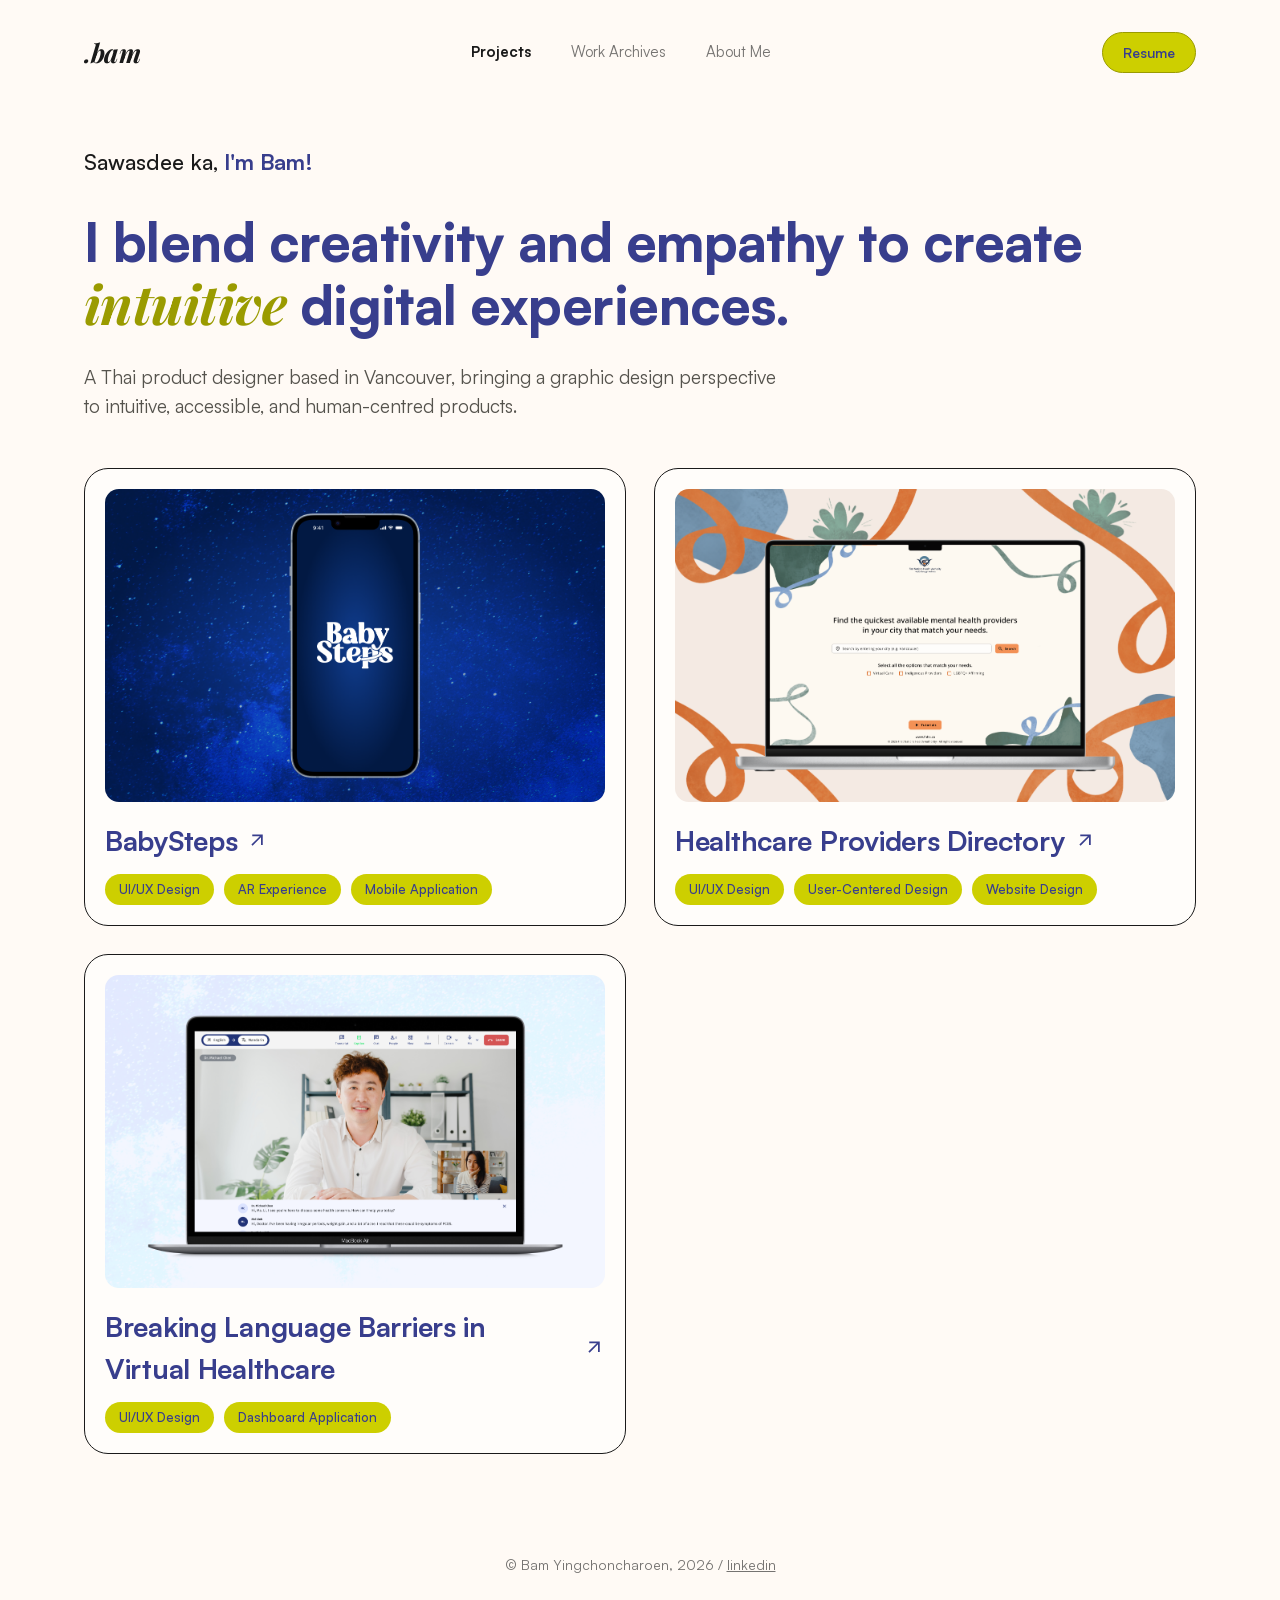
<file: index.html>
<!DOCTYPE html>
<html lang="en">
<head>
<meta charset="UTF-8" />
<meta name="viewport" content="width=device-width, initial-scale=1.0" />
<title>.bam — Product Designer</title>
<meta name="description" content="Bam Yingchoncharoen — Product Designer. Case studies in UI/UX, AR experience, and user-centered design." />
<link rel="stylesheet" href="styles.css" />
</head>
<body>

<nav class="site-nav">
  <a class="logo" href="index.html">.bam</a>
  <ul class="nav-links">
    <li><a href="index.html" class="active">Projects</a></li>
    <li><a href="archives.html">Work Archives</a></li>
    <li><a href="about.html">About Me</a></li>
  </ul>
  <div class="nav-right">
    <a class="btn-pill btn-pill--accent" href="assets/resume.pdf" target="_blank" rel="noopener">Resume</a>
    <button class="nav-toggle" type="button" aria-label="Toggle menu" aria-expanded="false">
      <span></span><span></span><span></span>
    </button>
  </div>
</nav>

<header class="hero">
  <p class="hero-greeting">Sawasdee ka, <b>I'm Bam!</b></p>
  <h1 class="hero-headline">I blend creativity and empathy to create <span class="rotator-text" data-words='["intuitive","meaningful","accessible","engaging"]'></span> digital experiences.</h1>
  <p class="hero-sub">A Thai product designer based in Vancouver, bringing a graphic design perspective to intuitive, accessible, and human-centred products.</p>
</header>

<section class="project-grid" aria-label="Projects">
  <a class="project-card" href="babysteps.html">
    <div class="project-visual">
      <img src="assets/babysteps-hero.png" alt="BabySteps app splash screen on a starry night sky background" loading="lazy" />
    </div>
    <div class="project-main">
      <span class="project-title">BabySteps <svg class="arrow" viewBox="0 -960 960 960" fill="currentColor" aria-hidden="true"><path d="m256-240-56-56 384-384H240v-80h480v480h-80v-344L256-240Z"/></svg></span>
      <div class="project-tags">
        <span class="tag">UI/UX Design</span>
        <span class="tag">AR Experience</span>
        <span class="tag">Mobile Application</span>
      </div>
    </div>
  </a>

  <a class="project-card" href="provider-directory.html">
    <div class="project-visual">
      <img src="assets/provider-directory-hero.png" alt="FNHA provider directory landing page on a laptop" loading="lazy" />
    </div>
    <div class="project-main">
      <span class="project-title">Healthcare Providers Directory <svg class="arrow" viewBox="0 -960 960 960" fill="currentColor" aria-hidden="true"><path d="m256-240-56-56 384-384H240v-80h480v480h-80v-344L256-240Z"/></svg></span>
      <div class="project-tags">
        <span class="tag">UI/UX Design</span>
        <span class="tag">User-Centered Design</span>
        <span class="tag">Website Design</span>
      </div>
    </div>
  </a>

  <a class="project-card" href="virtual-healthcare.html">
    <div class="project-visual">
      <img src="assets/virtual-healthcare-hero.png" alt="Virtual healthcare video consultation with live translation on a laptop" loading="lazy" />
    </div>
    <div class="project-main">
      <span class="project-title">Breaking Language Barriers in Virtual Healthcare <svg class="arrow" viewBox="0 -960 960 960" fill="currentColor" aria-hidden="true"><path d="m256-240-56-56 384-384H240v-80h480v480h-80v-344L256-240Z"/></svg></span>
      <div class="project-tags">
        <span class="tag">UI/UX Design</span>
        <span class="tag">Dashboard Application</span>
      </div>
    </div>
  </a>
</section>

<footer class="site-footer-center">
  © Bam Yingchoncharoen, 2026 / <a href="https://www.linkedin.com/in/bam-yingchoncharoen/" target="_blank" rel="noopener">linkedin</a>
</footer>

<script src="script.js"></script>
</body>
</html>
</file>
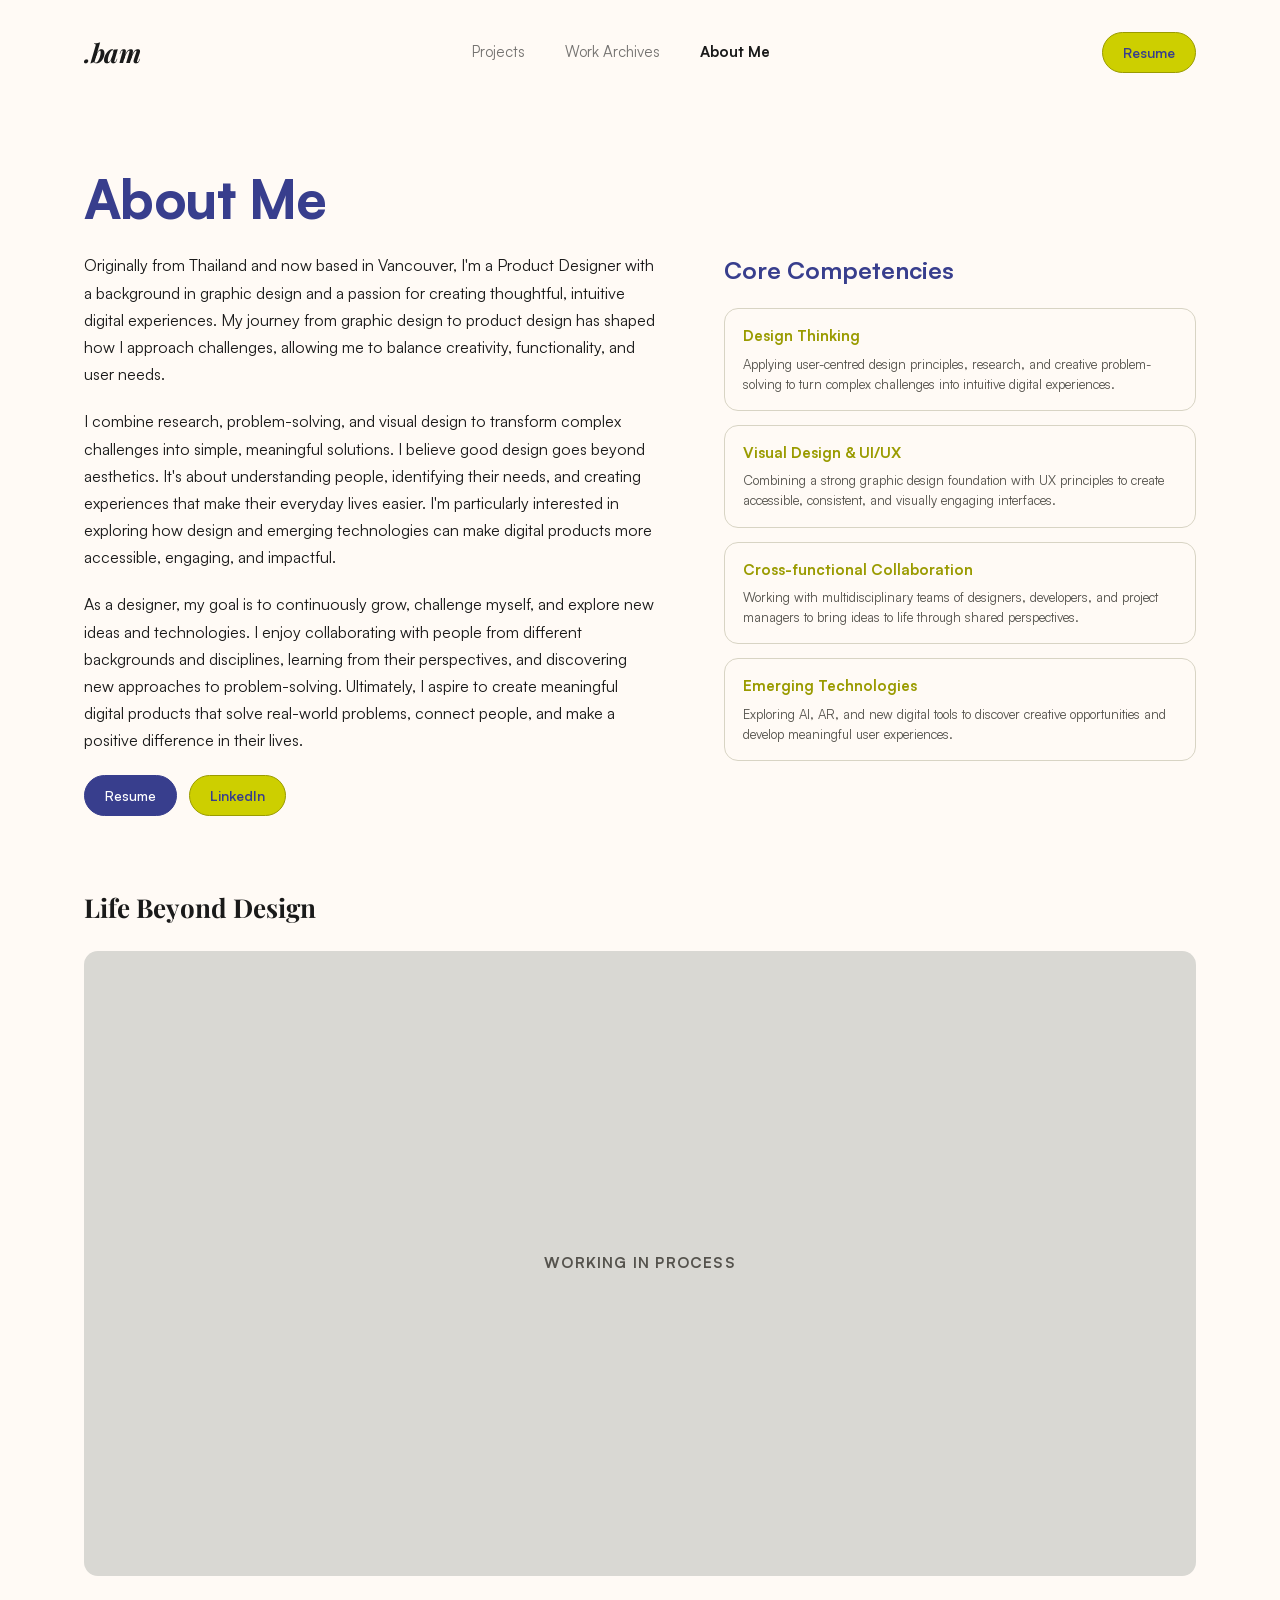
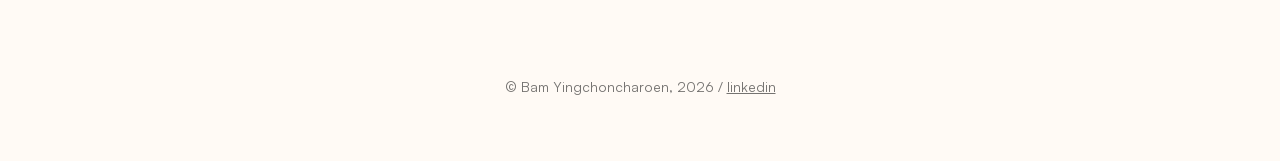
<file: about.html>
<!DOCTYPE html>
<html lang="en">
<head>
<meta charset="UTF-8" />
<meta name="viewport" content="width=device-width, initial-scale=1.0" />
<title>About Me — .bam</title>
<link rel="stylesheet" href="styles.css" />
</head>
<body>

<nav class="site-nav">
  <a class="logo" href="index.html">.bam</a>
  <ul class="nav-links">
    <li><a href="index.html">Projects</a></li>
    <li><a href="archives.html">Work Archives</a></li>
    <li><a href="about.html" class="active">About Me</a></li>
  </ul>
  <div class="nav-right">
    <a class="btn-pill btn-pill--accent" href="assets/resume.pdf" target="_blank" rel="noopener">Resume</a>
    <button class="nav-toggle" type="button" aria-label="Toggle menu" aria-expanded="false">
      <span></span><span></span><span></span>
    </button>
  </div>
</nav>

<section class="about-hero">
  <div class="about-intro">
    <h1>About Me</h1>
    <p>Originally from Thailand and now based in Vancouver, I'm a Product Designer with a background in graphic design and a passion for creating thoughtful, intuitive digital experiences. My journey from graphic design to product design has shaped how I approach challenges, allowing me to balance creativity, functionality, and user needs.</p>
    <p>I combine research, problem-solving, and visual design to transform complex challenges into simple, meaningful solutions. I believe good design goes beyond aesthetics. It's about understanding people, identifying their needs, and creating experiences that make their everyday lives easier. I'm particularly interested in exploring how design and emerging technologies can make digital products more accessible, engaging, and impactful.</p>
    <p>As a designer, my goal is to continuously grow, challenge myself, and explore new ideas and technologies. I enjoy collaborating with people from different backgrounds and disciplines, learning from their perspectives, and discovering new approaches to problem-solving. Ultimately, I aspire to create meaningful digital products that solve real-world problems, connect people, and make a positive difference in their lives.</p>
    <div class="about-buttons">
      <a class="btn-pill btn-pill--filled" href="assets/resume.pdf" target="_blank" rel="noopener">Resume</a>
      <a class="btn-pill btn-pill--accent" href="https://www.linkedin.com/in/bam-yingchoncharoen/" target="_blank" rel="noopener">LinkedIn</a>
    </div>
  </div>
  <div class="competencies">
    <h2>Core Competencies</h2>
    <div class="competency-card">
      <h3>Design Thinking</h3>
      <p>Applying user-centred design principles, research, and creative problem-solving to turn complex challenges into intuitive digital experiences.</p>
    </div>
    <div class="competency-card">
      <h3>Visual Design &amp; UI/UX</h3>
      <p>Combining a strong graphic design foundation with UX principles to create accessible, consistent, and visually engaging interfaces.</p>
    </div>
    <div class="competency-card">
      <h3>Cross-functional Collaboration</h3>
      <p>Working with multidisciplinary teams of designers, developers, and project managers to bring ideas to life through shared perspectives.</p>
    </div>
    <div class="competency-card">
      <h3>Emerging Technologies</h3>
      <p>Exploring AI, AR, and new digital tools to discover creative opportunities and develop meaningful user experiences.</p>
    </div>
  </div>
</section>

<section class="life-section">
  <h2>Life Beyond Design</h2>
  <div class="life-photo">
    <span class="life-photo-label">Working in Process</span>
  </div>
</section>

<footer class="site-footer-center">
  © Bam Yingchoncharoen, 2026 / <a href="https://www.linkedin.com/in/bam-yingchoncharoen/" target="_blank" rel="noopener">linkedin</a>
</footer>

<script src="script.js"></script>
</body>
</html>
</file>
<file: styles.css>
/* ============================================
   .bam portfolio — shared styles
   Design system matched to Figma (HopVddqF7Ah0hUyoKYXJ9J)
   ============================================ */

@font-face {
  font-family: "Satoshi";
  src: url("assets/fonts/Satoshi-Variable.woff2") format("woff2");
  font-weight: 300 900;
  font-style: normal;
  font-display: swap;
}

@font-face {
  font-family: "Satoshi";
  src: url("assets/fonts/Satoshi-VariableItalic.woff2") format("woff2");
  font-weight: 300 900;
  font-style: italic;
  font-display: swap;
}

@font-face {
  font-family: "Playfair Display";
  src: url("assets/fonts/PlayfairDisplay-Variable.ttf") format("truetype");
  font-weight: 400 900;
  font-style: normal;
  font-display: swap;
}

@font-face {
  font-family: "Playfair Display";
  src: url("assets/fonts/PlayfairDisplay-Italic-Variable.ttf") format("truetype");
  font-weight: 400 900;
  font-style: italic;
  font-display: swap;
}

:root {
  --bg: #fffaf5;
  --ink: #1a1a1a;
  --ink-soft: #55534d;
  --indigo: #383e8d;
  --indigo-soft: #32387f;
  --olive: #9a9b00;
  --yellow: #cdcf00;
  --yellow-soft: #f0f0b0;
  --line: #d8d4c4;
  --line-strong: #383e8d;
  --placeholder: #d9d8d3;
  --placeholder-dark: #1c1c1c;
  --radius-lg: 24px;
  --radius-md: 14px;
  --radius-sm: 8px;
  --radius-pill: 999px;
  --maxw: 1240px;
  --gutter: clamp(24px, 5vw, 96px);
  --serif: "Playfair Display", Georgia, serif;
  --sans: "Satoshi", -apple-system, BlinkMacSystemFont, "Segoe UI", sans-serif;
}

* {
  box-sizing: border-box;
}

body {
  margin: 0;
  background: var(--bg);
  color: var(--ink);
  font-family: var(--sans);
  font-size: 16px;
  line-height: 1.5;
  -webkit-font-smoothing: antialiased;
}

a {
  color: inherit;
  text-decoration: none;
}

img {
  max-width: 100%;
  display: block;
}

ul {
  margin: 0;
  padding: 0;
}

.wrap {
  max-width: var(--maxw);
  margin: 0 auto;
  padding: 0 var(--gutter);
}

/* ---------- Nav ---------- */

.site-nav {
  display: flex;
  align-items: center;
  justify-content: space-between;
  padding: 32px var(--gutter) 0;
  max-width: var(--maxw);
  margin: 0 auto;
  gap: 24px;
}

.logo {
  font-family: var(--serif);
  font-style: italic;
  font-weight: 700;
  font-size: 26px;
  color: var(--ink);
  letter-spacing: -0.01em;
  flex-shrink: 0;
}

.nav-links {
  display: flex;
  gap: 40px;
  list-style: none;
  font-size: 15px;
  flex-wrap: wrap;
}

.nav-links a {
  opacity: 0.6;
  transition: opacity 0.15s ease;
}

.nav-links a:hover,
.nav-links a.active {
  opacity: 1;
  font-weight: 700;
}

.nav-right {
  display: flex;
  align-items: center;
  gap: 16px;
}

.nav-toggle {
  display: none;
  flex-direction: column;
  justify-content: center;
  gap: 5px;
  width: 36px;
  height: 36px;
  padding: 0;
  border: none;
  background: transparent;
  cursor: pointer;
  flex-shrink: 0;
}

.nav-toggle span {
  display: block;
  width: 100%;
  height: 2px;
  background: var(--ink);
  border-radius: 2px;
  transition: transform 0.25s ease, opacity 0.25s ease;
}

.nav-toggle[aria-expanded="true"] span:nth-child(1) {
  transform: translateY(7px) rotate(45deg);
}

.nav-toggle[aria-expanded="true"] span:nth-child(2) {
  opacity: 0;
}

.nav-toggle[aria-expanded="true"] span:nth-child(3) {
  transform: translateY(-7px) rotate(-45deg);
}

.btn-pill {
  display: inline-flex;
  align-items: center;
  gap: 8px;
  padding: 9px 20px;
  border: 1.5px solid var(--ink);
  border-radius: var(--radius-pill);
  font-size: 14px;
  font-weight: 500;
  background: transparent;
  color: var(--ink);
  white-space: nowrap;
  transition: background 0.15s ease, color 0.15s ease;
}

.btn-pill:hover {
  background: var(--ink);
  color: var(--bg);
}

.btn-pill.btn-pill--filled {
  background: var(--indigo);
  color: #fff;
  border-color: var(--indigo);
}

.btn-pill.btn-pill--filled:hover {
  opacity: 0.88;
}

.btn-pill.btn-pill--accent {
  background: var(--yellow);
  border-color: var(--olive);
  color: var(--indigo);
  font-weight: 600;
}

.btn-pill.btn-pill--accent:hover {
  background: var(--yellow-soft);
  color: var(--indigo);
}

/* ---------- Tag pills ---------- */

.tag {
  display: inline-flex;
  align-items: center;
  padding: 6px 14px;
  background: var(--yellow);
  border-radius: var(--radius-pill);
  font-size: 13px;
  font-weight: 500;
  color: var(--indigo);
  white-space: nowrap;
}

/* ---------- Homepage hero ---------- */

.hero {
  padding: 72px var(--gutter) 48px;
  max-width: var(--maxw);
  margin: 0 auto;
}

.hero-greeting {
  margin: 0 0 32px;
  font-family: var(--sans);
  font-size: clamp(18px, 2vw, 22px);
  font-weight: 500;
  color: var(--ink);
}

.hero-greeting b {
  font-weight: 700;
  color: var(--indigo);
}

.hero-headline {
  margin: 0;
  font-family: var(--sans);
  font-weight: 800;
  font-size: clamp(32px, 5vw, 54px);
  line-height: 1.15;
  letter-spacing: -0.01em;
  color: var(--indigo);
}

.hero-sub {
  margin: 28px 0 0;
  font-family: var(--sans);
  font-size: clamp(16px, 1.6vw, 19px);
  line-height: 1.5;
  max-width: 54ch;
  color: var(--ink-soft);
}

/* ---------- Project grid (homepage) ---------- */

.project-grid {
  max-width: var(--maxw);
  margin: 0 auto 100px;
  padding: 0 var(--gutter);
  display: grid;
  grid-template-columns: 1fr 1fr;
  gap: 28px;
}

.project-card {
  border: 1.5px solid var(--ink);
  border-radius: var(--radius-lg);
  background: #fffdfa;
  padding: 20px;
  display: flex;
  flex-direction: column;
  gap: 18px;
  color: var(--ink);
  transition: transform 0.15s ease, box-shadow 0.15s ease;
}

.project-card:hover {
  transform: translateY(-2px);
  box-shadow: 0 10px 28px rgba(44, 40, 96, 0.14);
}

.project-visual {
  border-radius: var(--radius-md);
  aspect-ratio: 16 / 10;
  position: relative;
  overflow: hidden;
  display: flex;
  align-items: center;
  justify-content: center;
}

.project-main {
  display: flex;
  flex-direction: column;
  gap: 12px;
}

.project-title {
  display: inline-flex;
  align-items: center;
  gap: 10px;
  font-family: var(--sans);
  font-size: clamp(22px, 2.6vw, 28px);
  font-weight: 700;
  letter-spacing: -0.01em;
  color: var(--indigo);
}

.project-title .arrow {
  width: 0.75em;
  height: 0.75em;
  flex-shrink: 0;
  transition: transform 0.18s ease;
}

.project-card:hover .project-title .arrow {
  transform: translate(3px, -3px);
}

.project-tags {
  display: flex;
  gap: 10px;
  flex-wrap: wrap;
}

/* --- homepage hero visuals (real project imagery) --- */

.project-visual {
  background: var(--placeholder);
}

.project-visual img {
  width: 100%;
  height: 100%;
  object-fit: cover;
  object-position: center;
}

/* ---------- Footer (homepage) ---------- */

.site-footer-center {
  text-align: center;
  padding: 0 var(--gutter) 64px;
  font-size: 14px;
  opacity: 0.6;
}

.site-footer-center a {
  text-decoration: underline;
}

/* ============================================
   Case study pages
   ============================================ */

.case-hero {
  max-width: var(--maxw);
  margin: 48px auto 0;
  padding: 0 var(--gutter);
  display: grid;
  grid-template-columns: 1fr 1fr;
  align-items: start;
  gap: 24px 48px;
}

.case-hero h1 {
  margin: 0;
  font-family: var(--serif);
  font-size: clamp(32px, 4.2vw, 54px);
  font-weight: 700;
  letter-spacing: -0.01em;
  line-height: 1.1;
  color: var(--indigo);
}

.case-hero .case-subtitle {
  font-family: var(--sans);
  font-size: clamp(18px, 2.2vw, 24px);
  font-weight: 400;
  line-height: 1.3;
  color: var(--ink);
  justify-self: end;
  text-align: left;
}

.rule {
  max-width: var(--maxw);
  margin: 36px auto;
  padding: 0 var(--gutter);
}

.rule::after {
  content: "";
  display: block;
  border-top: 1px solid var(--line);
}

.meta-grid {
  max-width: var(--maxw);
  margin: 0 auto;
  padding: 0 var(--gutter);
  display: grid;
  grid-template-columns: repeat(4, 1fr);
  gap: 24px;
}

.meta-item .meta-label {
  font-size: 13px;
  opacity: 0.55;
  margin-bottom: 8px;
}

.meta-item .meta-value {
  font-size: 15px;
  font-weight: 700;
  line-height: 1.4;
  color: var(--indigo);
}

.case-intro {
  max-width: var(--maxw);
  margin: 0 auto;
  padding: 0 var(--gutter);
  display: flex;
  flex-direction: column;
  gap: 20px;
  font-size: 17px;
  line-height: 1.65;
  max-width: 980px;
}

.case-intro p {
  margin: 0;
  max-width: 76ch;
}

.media-block {
  max-width: var(--maxw);
  margin: 44px auto;
  padding: 0 var(--gutter);
}

.placeholder-img {
  width: 100%;
  aspect-ratio: 16 / 9;
  background: var(--placeholder);
  border-radius: var(--radius-md);
}

.placeholder-img.short {
  aspect-ratio: 21 / 9;
}

.placeholder-img.dark {
  background: var(--placeholder-dark);
}

.media-photo {
  width: 100%;
  aspect-ratio: 2 / 1;
  border-radius: var(--radius-md);
  overflow: hidden;
}

.media-photo img {
  width: 100%;
  height: 100%;
  object-fit: cover;
  object-position: center;
}

.photo-row {
  display: grid;
  grid-template-columns: 1fr 1fr;
  gap: 16px;
}

.photo-row .media-photo {
  aspect-ratio: 4 / 3;
}

/* ---------- Body: sidebar + content ---------- */

.case-body {
  max-width: var(--maxw);
  margin: 0 auto;
  padding: 0 var(--gutter);
  display: grid;
  grid-template-columns: 170px 1fr;
  gap: 64px;
  align-items: start;
}

.case-sidebar {
  position: sticky;
  top: 40px;
}

.case-sidebar ul {
  list-style: none;
  display: flex;
  flex-direction: column;
  gap: 16px;
  font-size: 14px;
}

.case-sidebar a {
  display: inline-flex;
  align-items: center;
  gap: 8px;
  opacity: 0.5;
  transition: opacity 0.15s ease;
}

.case-sidebar a:hover {
  opacity: 0.85;
}

.case-sidebar a.active {
  opacity: 1;
  font-weight: 700;
  color: var(--indigo);
}

.case-sidebar a.active::after {
  content: "";
  width: 5px;
  height: 5px;
  border-radius: 50%;
  background: var(--olive);
  flex-shrink: 0;
}

.case-sections {
  display: flex;
  flex-direction: column;
  gap: 56px;
  min-width: 0;
  padding-bottom: 32px;
}

.case-section {
  scroll-margin-top: 40px;
  display: flex;
  flex-direction: column;
  gap: 24px;
}

.content-rule {
  border: none;
  border-top: 1px solid var(--line);
  width: 100%;
  margin: 0;
}

.section-label {
  font-size: 13px;
  font-weight: 700;
  text-transform: uppercase;
  letter-spacing: 0.07em;
  color: var(--olive);
}

.case-section h2 {
  margin: 0;
  font-family: var(--serif);
  font-size: clamp(24px, 3vw, 32px);
  font-weight: 700;
  letter-spacing: -0.01em;
  color: var(--indigo);
}

.case-section p {
  margin: 0;
  font-size: 16px;
  line-height: 1.7;
  max-width: 72ch;
}

.pull-quote {
  margin: 4px 0;
  font-family: var(--sans);
  font-style: italic;
  font-size: clamp(18px, 2.2vw, 22px);
  font-weight: 700;
  line-height: 1.45;
  max-width: 50ch;
  color: var(--indigo);
}

/* Approach grid */

.approach-grid {
  display: grid;
  grid-template-columns: 1fr 1fr;
  gap: 20px;
}

.approach-grid--thirds {
  grid-template-columns: repeat(3, 1fr);
}

.approach-card {
  border: 1.5px solid var(--line);
  border-radius: var(--radius-md);
  background: #fffdfa;
  padding: 26px;
  display: flex;
  flex-direction: column;
  gap: 12px;
}

.approach-card .approach-num {
  font-size: 13px;
  font-weight: 700;
  color: var(--olive);
}

.approach-card h3 {
  margin: 0;
  font-family: var(--serif);
  font-size: 18px;
  font-weight: 700;
  color: var(--indigo);
}

.approach-card p {
  margin: 0;
  font-size: 14.5px;
  line-height: 1.65;
  opacity: 0.85;
}

.approach-card h4 {
  margin: 0 0 4px;
  font-size: 12.5px;
  font-weight: 700;
  text-transform: uppercase;
  letter-spacing: 0.04em;
  color: #a4a600;
}

.approach-card ul {
  display: flex;
  flex-direction: column;
  gap: 8px;
  padding-left: 18px;
}

.approach-card li {
  list-style: disc;
  font-size: 14.5px;
  line-height: 1.65;
  opacity: 0.85;
}

/* Callout box (research insights / stats) */

.callout-box {
  border: 1.5px solid var(--line);
  border-radius: var(--radius-md);
  background: #fffdfa;
  padding: 28px;
  display: flex;
  flex-direction: column;
  gap: 14px;
}

.callout-box .callout-label {
  font-weight: 700;
  color: var(--olive);
  font-size: 16px;
}

.callout-box ul {
  display: flex;
  flex-direction: column;
  gap: 10px;
  padding-left: 20px;
}

.callout-box li {
  list-style: decimal;
  font-size: 15px;
  line-height: 1.6;
}

.callout-box ul.callout-list--disc li {
  list-style: disc;
}

/* Generic disc bullet list (bold lead-in + description) */

.disc-list {
  display: flex;
  flex-direction: column;
  gap: 10px;
  padding-left: 20px;
}

.disc-list li {
  list-style: disc;
  font-size: 16px;
  line-height: 1.7;
  max-width: 72ch;
}

/* Decision intro */

.decision-intro {
  display: flex;
  flex-direction: column;
  gap: 20px;
}

/* Feature blocks — two columns, text left / media right */

.feature-block {
  border: 1.5px solid var(--line);
  border-radius: var(--radius-md);
  overflow: hidden;
  display: grid;
  grid-template-columns: 1fr 1fr;
  align-items: stretch;
}

.feature-block--stacked {
  grid-template-columns: 1fr;
  padding: 28px;
  gap: 20px;
}

.feature-block--stacked .feature-eyebrow {
  font-size: 13px;
  font-weight: 700;
  color: var(--olive);
  text-transform: uppercase;
  letter-spacing: 0.04em;
}

.feature-block--stacked .feature-visual {
  border-radius: var(--radius-sm);
  min-height: 280px;
}

.feature-block--stacked .feature-copy {
  padding: 0;
}

.feature-copy {
  padding: 32px;
  display: flex;
  flex-direction: column;
  gap: 18px;
}

.feature-copy .approach-num {
  font-size: 13px;
  font-weight: 700;
  color: var(--olive);
}

.feature-copy h3 {
  margin: 0;
  font-family: var(--serif);
  font-size: 22px;
  font-weight: 700;
  color: var(--indigo);
}

.feature-copy h4 {
  margin: 0 0 6px;
  font-size: 13px;
  font-weight: 700;
  text-transform: uppercase;
  letter-spacing: 0.04em;
  color: #a4a600;
}

.feature-copy p {
  margin: 0;
  font-size: 14.5px;
  line-height: 1.65;
}

.feature-copy ul {
  display: flex;
  flex-direction: column;
  gap: 8px;
  padding-left: 18px;
  font-size: 14.5px;
  line-height: 1.6;
}

.feature-copy li {
  list-style: disc;
}

.feature-visual {
  background: var(--placeholder-dark);
  min-height: 320px;
}

/* Testimonial */

.testimonial-block {
  border-left: 3px solid var(--indigo);
  padding-left: 28px;
  display: flex;
  flex-direction: column;
  gap: 16px;
}

.testimonial-block blockquote {
  margin: 0;
  font-family: var(--sans);
  font-size: clamp(19px, 2.4vw, 24px);
  font-weight: 600;
  line-height: 1.5;
  font-style: italic;
  color: var(--indigo);
}

.testimonial-block cite {
  font-style: normal;
  font-size: 14px;
  opacity: 0.6;
}

.quote-stack {
  border-left: 3px solid var(--yellow);
  padding-left: 28px;
  display: flex;
  flex-direction: column;
  gap: 16px;
}

.quote-stack blockquote {
  margin: 0;
  font-family: var(--sans);
  font-size: clamp(17px, 2vw, 20px);
  font-weight: 400;
  line-height: 1.5;
  font-style: italic;
  color: var(--ink-soft);
}

.quote-stack cite {
  font-style: italic;
  font-family: var(--sans);
  font-size: clamp(17px, 2vw, 20px);
  color: var(--ink-soft);
  opacity: 0.85;
}

/* Reflection */

.reflection-list {
  display: flex;
  flex-direction: column;
  gap: 16px;
}

.reflection-list li {
  list-style: none;
  padding-left: 28px;
  position: relative;
  font-size: 16px;
  line-height: 1.7;
  max-width: 72ch;
}

.reflection-list li::before {
  content: "—";
  position: absolute;
  left: 0;
  color: var(--olive);
}

/* ---------- More case studies ---------- */

.more-heading {
  text-align: center;
  font-family: var(--serif);
  font-size: 22px;
  font-weight: 700;
  color: var(--indigo);
}

.more-grid {
  display: grid;
  grid-template-columns: 1fr 1fr;
  gap: 24px;
  margin-top: 28px;
}

.more-grid--single {
  grid-template-columns: 1fr;
  max-width: 420px;
  margin-left: auto;
  margin-right: auto;
}

.more-card-num {
  font-size: 13px;
  font-weight: 700;
  text-transform: uppercase;
  letter-spacing: 0.05em;
  color: var(--olive);
}

.more-card {
  border: 1.5px solid var(--line);
  border-radius: var(--radius-md);
  padding: 28px;
  display: flex;
  flex-direction: column;
  gap: 8px;
  min-height: 140px;
  justify-content: space-between;
  transition: border-color 0.18s ease, transform 0.15s ease;
}

.more-card:hover {
  border-color: var(--indigo);
  transform: translateY(-2px);
}

.more-card .more-title {
  font-family: var(--sans);
  font-size: 19px;
  font-weight: 700;
  color: var(--indigo);
  display: inline-flex;
  align-items: center;
  gap: 8px;
}

.more-card .more-title .arrow {
  width: 16px;
  height: 16px;
  flex-shrink: 0;
}

.more-card .more-desc {
  font-size: 14px;
  opacity: 0.7;
}

/* ---------- Contact footer ---------- */

.contact-footer {
  max-width: var(--maxw);
  margin: 0 auto;
  padding: 56px var(--gutter) 80px;
  display: flex;
  flex-direction: column;
  gap: 6px;
}

.contact-footer .contact-label {
  font-family: var(--sans);
  font-size: 18px;
  font-weight: 700;
  color: var(--indigo);
}

.contact-footer a {
  font-size: 16px;
  text-decoration: underline;
  width: fit-content;
}

/* ---------- About page ---------- */

.about-hero {
  max-width: var(--maxw);
  margin: 0 auto;
  padding: 96px var(--gutter) 0;
  display: grid;
  grid-template-columns: 1.1fr 0.9fr;
  gap: 64px;
  align-items: start;
}

.about-intro h1 {
  margin: 0 0 24px;
  font-family: var(--sans);
  font-weight: 800;
  font-size: clamp(36px, 5.5vw, 54px);
  line-height: 1.1;
  letter-spacing: -0.01em;
  color: var(--indigo);
}

.about-intro p {
  font-size: 16px;
  line-height: 1.7;
  max-width: 56ch;
  margin: 0 0 20px;
}

.about-buttons {
  display: flex;
  gap: 12px;
  margin-top: 8px;
}

.competencies {
  margin-top: 83px;
}

.competencies h2 {
  margin: 0 0 20px;
  font-family: var(--sans);
  font-size: 24px;
  font-weight: 700;
  color: var(--indigo);
}

.competency-card {
  border: 1.5px solid var(--line);
  border-radius: var(--radius-md);
  padding: 16px 18px;
  margin-bottom: 14px;
}

.competency-card h3 {
  margin: 0 0 6px;
  font-family: var(--sans);
  font-size: 15px;
  font-weight: 700;
  color: var(--olive);
}

.competency-card p {
  margin: 0;
  font-size: 13px;
  line-height: 1.55;
  color: var(--ink-soft);
}

.life-section {
  max-width: var(--maxw);
  margin: 72px auto 100px;
  padding: 0 var(--gutter);
}

.life-section h2 {
  font-family: var(--serif);
  font-size: 26px;
  font-weight: 700;
  margin: 0 0 24px;
  color: var(--ink);
}

.life-photo {
  aspect-ratio: 16 / 9;
  background: var(--placeholder);
  border-radius: var(--radius-md);
  display: flex;
  align-items: center;
  justify-content: center;
}

.life-photo-label {
  font-family: var(--sans);
  font-size: 15px;
  font-weight: 700;
  text-transform: uppercase;
  letter-spacing: 0.08em;
  color: var(--ink-soft);
}

/* ---------- Archives page ---------- */

.archives-hero {
  max-width: var(--maxw);
  margin: 0 auto;
  padding: 96px var(--gutter) 40px;
}

.archives-hero h1 {
  margin: 0;
  font-family: var(--sans);
  font-size: clamp(36px, 6vw, 56px);
  font-weight: 800;
  letter-spacing: -0.01em;
  color: var(--indigo);
}

.archives-hero h1 b {
  font-weight: 800;
}

.archives-grid {
  max-width: var(--maxw);
  margin: 0 auto 100px;
  padding: 0 var(--gutter);
  display: grid;
  grid-template-columns: repeat(4, 1fr);
  gap: 20px;
}

.archive-card {
  clip-path: polygon(0% 11%, 34% 11%, 42% 0%, 100% 0%, 100% 100%, 0% 100%);
  padding: 28px 20px 20px;
  min-height: 210px;
  display: flex;
  flex-direction: column;
  justify-content: space-between;
  transition: transform 0.18s ease;
}

.archive-card:hover {
  transform: translateY(-3px);
}

.archive-card.navy {
  background: var(--indigo);
  color: var(--yellow);
}

.archive-card.cream {
  background: var(--yellow-soft);
  color: var(--indigo);
}

.archive-card .archive-num {
  align-self: flex-end;
  font-family: var(--sans);
  font-weight: 700;
  font-size: 18px;
}

.archive-card .archive-title {
  font-weight: 700;
  font-size: 16px;
  margin-bottom: 4px;
}

.archive-card .archive-desc {
  font-size: 12.5px;
  opacity: 0.85;
}

/* ---------- Rotating headline word (homepage) ---------- */

.rotator-text {
  display: inline-block;
  font-family: var(--serif);
  font-style: italic;
  font-weight: 700;
  letter-spacing: -0.01em;
  color: var(--olive);
}

.rotator-word {
  display: inline-block;
  opacity: 0;
  transform: translateY(10px);
  transition: opacity 0.4s ease, transform 0.4s ease;
}

.rotator-word.is-visible {
  opacity: 1;
  transform: translateY(0);
}

/* ---------- Lightbox (images & videos) ---------- */

.lightbox-trigger {
  cursor: zoom-in;
}

.lightbox-overlay {
  position: fixed;
  inset: 0;
  background: rgba(10, 9, 20, 0.88);
  display: none;
  align-items: center;
  justify-content: center;
  padding: 40px;
  z-index: 1000;
}

.lightbox-overlay.is-open {
  display: flex;
}

.lightbox-overlay .lightbox-content {
  max-width: min(92vw, 1100px);
  max-height: 88vh;
  display: flex;
}

.lightbox-overlay img,
.lightbox-overlay video {
  max-width: 100%;
  max-height: 88vh;
  border-radius: var(--radius-sm);
  display: block;
  object-fit: contain;
}

.lightbox-close {
  display: none;
  position: fixed;
  top: 24px;
  right: 32px;
  width: 44px;
  height: 44px;
  border-radius: 50%;
  border: 1.5px solid rgba(255, 255, 255, 0.4);
  background: rgba(255, 255, 255, 0.08);
  color: #fff;
  font-size: 20px;
  line-height: 1;
  cursor: pointer;
}

.lightbox-close:hover {
  background: rgba(255, 255, 255, 0.18);
}

/* ---------- Video blocks ---------- */

.media-video {
  width: 100%;
  border-radius: var(--radius-md);
  overflow: hidden;
  background: var(--placeholder-dark);
}

.media-video video {
  width: 100%;
  height: 100%;
  display: block;
  object-fit: cover;
  cursor: zoom-in;
}

.feature-visual.has-video {
  position: relative;
  padding: 0;
}

.feature-visual video {
  width: 100%;
  height: 100%;
  min-height: 320px;
  object-fit: cover;
  display: block;
  cursor: zoom-in;
}

.video-row {
  display: grid;
  grid-template-columns: 1fr 1fr;
  gap: 16px;
}

.video-row .media-video {
  aspect-ratio: 9 / 16;
}

.video-row .media-video video {
  object-fit: cover;
}

/* ---------- Phone mockup (device frame around a video) ---------- */

.phone-mockup-row {
  display: flex;
  gap: 28px;
  justify-content: center;
  flex-wrap: wrap;
  padding-top: 8px;
}

.phone-mockup {
  position: relative;
  width: 240px;
  aspect-ratio: 9 / 19.5;
  background: #0a0a0a;
  border: 10px solid #0a0a0a;
  border-radius: 40px;
  overflow: hidden;
  box-shadow: 0 16px 36px rgba(20, 18, 50, 0.18);
  flex-shrink: 0;
}

.phone-mockup::before {
  content: "";
  position: absolute;
  top: 0;
  left: 50%;
  transform: translateX(-50%);
  width: 46%;
  height: 22px;
  background: #0a0a0a;
  border-radius: 0 0 14px 14px;
  z-index: 2;
}

.phone-mockup video {
  width: 100%;
  height: 100%;
  object-fit: cover;
  display: block;
  cursor: zoom-in;
  border-radius: 30px;
}

/* ---------- Flow toggle (tabs that swap an image/video) ---------- */

.flow-toggle {
  display: flex;
  flex-direction: column;
  gap: 18px;
}

.flow-toggle-buttons {
  display: flex;
  gap: 10px;
  flex-wrap: wrap;
}

.flow-toggle-buttons button {
  font-family: var(--sans);
  font-size: 14px;
  font-weight: 600;
  padding: 10px 18px;
  border-radius: var(--radius-pill);
  border: 1.5px solid var(--indigo);
  background: transparent;
  color: var(--indigo);
  cursor: pointer;
  transition: background 0.15s ease, color 0.15s ease;
}

.flow-toggle-buttons button.is-active {
  background: var(--indigo);
  color: #fff;
}

.flow-toggle-panel {
  display: none;
}

.flow-toggle-panel.is-active {
  display: block;
}

/* ---------- Carousel ---------- */

.carousel {
  display: flex;
  flex-direction: column;
  gap: 16px;
}

.carousel-viewport {
  position: relative;
  width: 100%;
  aspect-ratio: 16 / 10;
  border-radius: var(--radius-md);
  overflow: hidden;
  background: var(--placeholder);
}

.carousel-track {
  display: flex;
  width: 100%;
  height: 100%;
  transition: transform 0.35s ease;
}

.carousel-track img {
  width: 100%;
  height: 100%;
  object-fit: contain;
  background: #fff;
  flex-shrink: 0;
  cursor: zoom-in;
}

.carousel-controls {
  display: flex;
  align-items: center;
  justify-content: center;
  gap: 16px;
}

.carousel-controls button {
  width: 36px;
  height: 36px;
  border-radius: 50%;
  border: 1.5px solid var(--indigo);
  background: transparent;
  color: var(--indigo);
  font-size: 16px;
  cursor: pointer;
}

.carousel-controls button:hover {
  background: var(--indigo);
  color: #fff;
}

.carousel-dots {
  display: flex;
  gap: 7px;
}

.carousel-dots span {
  width: 7px;
  height: 7px;
  border-radius: 50%;
  background: var(--line);
}

.carousel-dots span.is-active {
  background: var(--indigo);
}

/* ---------- Responsive ---------- */

@media (max-width: 900px) {
  .project-grid {
    grid-template-columns: 1fr;
  }

  .feature-block {
    grid-template-columns: 1fr;
  }

  .feature-visual {
    min-height: 240px;
  }

  .case-body {
    grid-template-columns: 1fr;
  }

  .case-sidebar {
    position: static;
  }

  .case-sidebar ul {
    flex-direction: row;
    flex-wrap: wrap;
    gap: 20px;
  }

  .meta-grid {
    grid-template-columns: 1fr 1fr;
    row-gap: 28px;
  }

  .approach-grid {
    grid-template-columns: 1fr;
  }

  .more-grid {
    grid-template-columns: 1fr;
  }

  .about-hero {
    grid-template-columns: 1fr;
  }

  .archives-grid {
    grid-template-columns: 1fr 1fr;
  }
}

@media (max-width: 640px) {
  .site-nav {
    flex-wrap: wrap;
    row-gap: 12px;
  }

  .nav-toggle {
    display: flex;
  }

  .nav-links {
    order: 3;
    width: 100%;
    display: none;
    flex-direction: column;
    gap: 18px;
    padding-top: 4px;
  }

  .nav-links.is-open {
    display: flex;
  }

  .case-hero {
    grid-template-columns: 1fr;
  }

  .case-hero .case-subtitle {
    justify-self: start;
  }

  .meta-grid {
    grid-template-columns: 1fr;
  }

  .archives-grid {
    grid-template-columns: 1fr;
  }

  .photo-row {
    grid-template-columns: 1fr;
  }

  .video-row {
    grid-template-columns: 1fr;
  }

  .about-buttons {
    flex-wrap: wrap;
  }
}
</file>
